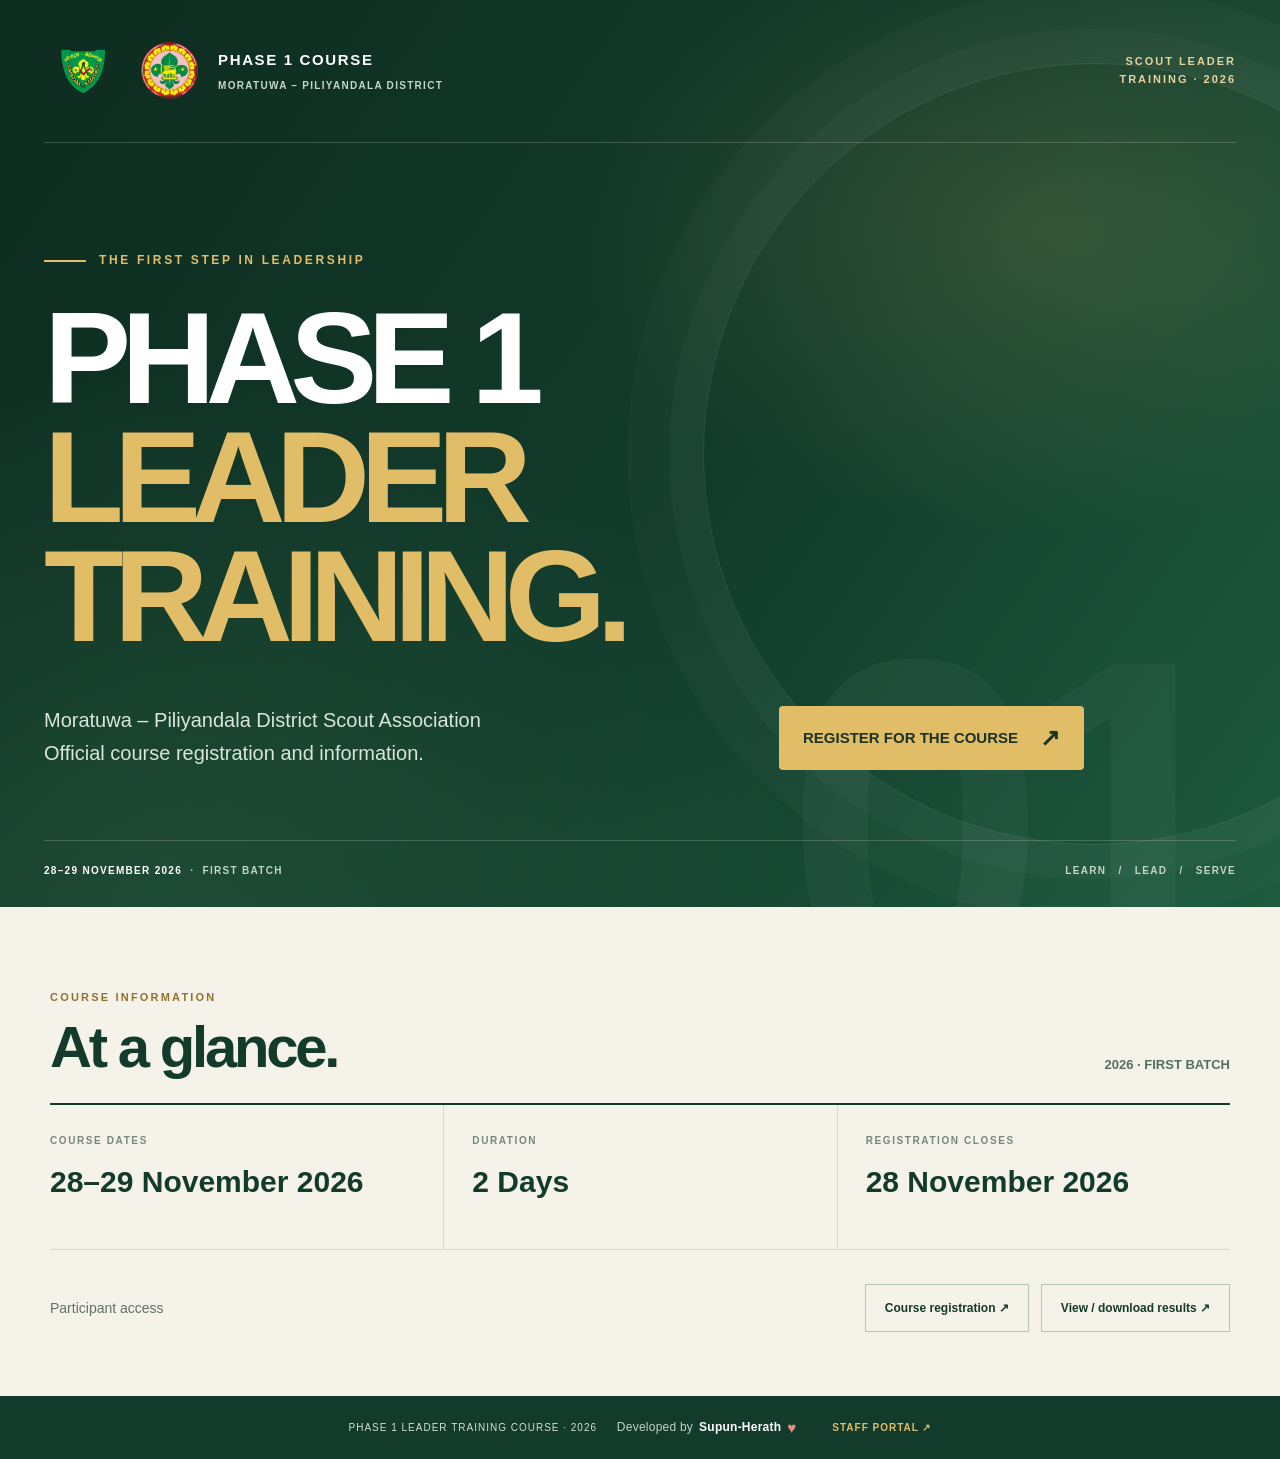
<file: index.html>
<!DOCTYPE html>
<html lang="en">
<head>
    <meta charset="UTF-8">
    <meta name="viewport" content="width=device-width, initial-scale=1.0">
    <meta name="theme-color" content="#123b2b">
    <meta name="description" content="Phase 1 Leader Training Course — Moratuwa–Piliyandala District Scout Association.">
    <title>Phase 1 | Leader Training Course</title>
    <link rel="stylesheet" href="assets/css/style.css">
    <style>
        :root {
            --forest: #123b2b;
            --forest-light: #1d5a3e;
            --gold: #e2bd68;
            --cream: #f5f2e9;
            --ink: #173b2b;
        }
        * { box-sizing: border-box; }
        html { scroll-behavior: smooth; }
        body.home-page {
            margin: 0;
            min-height: 100vh;
            color: var(--ink);
            background: var(--cream);
            font-family: "Segoe UI", Arial, sans-serif;
            -webkit-font-smoothing: antialiased;
        }
        .opening {
            min-height: min(850px, 100svh);
            position: relative;
            overflow: hidden;
            display: flex;
            flex-direction: column;
            color: white;
            background:
                radial-gradient(ellipse at 82% 25%, rgba(226,189,104,.16), transparent 32%),
                radial-gradient(ellipse at 12% 100%, rgba(75,139,96,.24), transparent 42%),
                linear-gradient(125deg, #0d2c20 0%, #123b2b 55%, #1d5a3e 100%);
        }
        .opening::before {
            content: "";
            position: absolute;
            width: min(66vw, 780px);
            aspect-ratio: 1;
            border: 1px solid rgba(255,255,255,.10);
            border-radius: 50%;
            right: -16%;
            top: 7%;
            box-shadow: 0 0 0 34px rgba(255,255,255,.025), 0 0 0 76px rgba(255,255,255,.018);
            pointer-events: none;
        }
        .opening::after {
            content: "01";
            position: absolute;
            right: 5%;
            bottom: -12%;
            color: rgba(255,255,255,.035);
            font-size: clamp(220px, 37vw, 520px);
            line-height: .8;
            font-weight: 900;
            letter-spacing: -.1em;
            pointer-events: none;
        }
        .opening-inner {
            position: relative;
            z-index: 1;
            width: min(1320px, calc(100% - 88px));
            margin: 0 auto;
            flex: 1;
            display: flex;
            flex-direction: column;
        }
        .masthead {
            display: flex;
            align-items: center;
            justify-content: space-between;
            gap: 24px;
            padding: 32px 0;
            border-bottom: 1px solid rgba(255,255,255,.18);
        }
        .identity { display: flex; align-items: center; gap: 17px; }
        .identity img { width: 62px; height: 62px; object-fit: contain; }
        .identity img:first-child { width: 78px; height: 78px; }
        .identity-copy strong {
            display: block;
            color: white;
            font-size: 15px;
            font-weight: 900;
            letter-spacing: .11em;
        }
        .identity-copy span {
            display: block;
            margin-top: 6px;
            color: #c5d7ca;
            font-size: 10px;
            font-weight: 700;
            letter-spacing: .13em;
        }
        .masthead-label {
            color: #e7d39e;
            font-size: 11px;
            font-weight: 800;
            letter-spacing: .18em;
            text-align: right;
        }
        .hero-copy {
            width: min(100%, 1040px);
            padding: clamp(75px, 12vh, 135px) 0 70px;
        }
        .overline {
            display: flex;
            align-items: center;
            gap: 13px;
            margin-bottom: 29px;
            color: var(--gold);
            font-size: 12px;
            font-weight: 900;
            letter-spacing: .22em;
        }
        .overline::before { content: ""; width: 42px; height: 2px; background: var(--gold); }
        h1 {
            margin: 0;
            color: white;
            font-size: clamp(64px, 10.2vw, 142px);
            line-height: .91;
            letter-spacing: -.075em;
            font-weight: 900;
        }
        h1 span { display: block; color: var(--gold); }
        .hero-bottom {
            display: flex;
            align-items: end;
            justify-content: space-between;
            gap: 38px;
            margin-top: 48px;
        }
        .hero-description {
            max-width: 470px;
            margin: 0;
            color: #d8e6dc;
            font-size: clamp(16px, 1.7vw, 20px);
            line-height: 1.65;
        }
        .primary-link {
            min-width: 235px;
            min-height: 64px;
            display: inline-flex;
            align-items: center;
            justify-content: space-between;
            gap: 22px;
            padding: 0 24px;
            border-radius: 4px;
            color: #1b3425;
            background: var(--gold);
            text-decoration: none;
            font-size: 15px;
            font-weight: 900;
            transition: background .2s ease, transform .2s ease;
        }
        .primary-link:hover { background: #f0d58f; transform: translateY(-3px); }
        .primary-link span { font-size: 24px; line-height: 1; }
        .opening-foot {
            position: relative;
            z-index: 1;
            display: flex;
            justify-content: space-between;
            align-items: center;
            gap: 20px;
            padding: 22px 0 28px;
            border-top: 1px solid rgba(255,255,255,.18);
            color: #c3d4c8;
            font-size: 10px;
            font-weight: 800;
            letter-spacing: .13em;
        }
        .opening-foot strong { color: white; }
        .details {
            width: min(1180px, calc(100% - 88px));
            margin: 0 auto;
            padding: 76px 0 64px;
        }
        .details-heading {
            display: flex;
            align-items: end;
            justify-content: space-between;
            gap: 24px;
            padding-bottom: 27px;
            border-bottom: 2px solid var(--forest);
        }
        .details-heading span {
            color: #92702e;
            font-size: 11px;
            font-weight: 900;
            letter-spacing: .2em;
        }
        .details-heading h2 {
            margin: 10px 0 0;
            color: var(--forest);
            font-size: clamp(34px, 5vw, 58px);
            line-height: 1;
            letter-spacing: -.055em;
        }
        .batch { color: #52705e; font-size: 13px; font-weight: 800; white-space: nowrap; }
        .facts {
            display: grid;
            grid-template-columns: repeat(3, 1fr);
            gap: 0;
        }
        .fact {
            min-height: 145px;
            padding: 28px 28px 24px 0;
            border-bottom: 1px solid #d8d9ce;
        }
        .fact + .fact { padding-left: 28px; border-left: 1px solid #d8d9ce; }
        .fact small {
            display: block;
            color: #78877c;
            font-size: 10px;
            font-weight: 900;
            letter-spacing: .16em;
        }
        .fact strong {
            display: block;
            margin-top: 15px;
            color: var(--forest);
            font-size: clamp(20px, 2.5vw, 30px);
            font-weight: 900;
            line-height: 1.2;
        }
        .lower-actions {
            display: flex;
            align-items: center;
            justify-content: space-between;
            gap: 24px;
            padding-top: 34px;
        }
        .lower-actions p { margin: 0; color: #627267; font-size: 14px; line-height: 1.6; }
        .secondary-links { display: flex; flex-wrap: wrap; gap: 12px; }
        .secondary-links a {
            display: inline-flex;
            align-items: center;
            justify-content: center;
            min-height: 48px;
            padding: 0 19px;
            border: 1px solid #b7c4b8;
            color: var(--forest);
            text-decoration: none;
            font-size: 12px;
            font-weight: 900;
            transition: background .2s ease, border-color .2s ease;
        }
        .secondary-links a:hover { background: #e8eee5; border-color: var(--forest); }
        .page-footer {
            padding: 22px 44px;
            color: #d3e0d6;
            background: var(--forest);
            font-size: 10px;
            letter-spacing: .1em;
            text-align: center;
        }
        .page-footer a { margin-left: 16px; color: var(--gold); text-decoration: none; font-weight: 800; }
        .developer-credit { display: inline-flex; align-items: center; gap: 6px; margin: 0 16px; color: #c3d4c8; font-size: 12px; font-weight: 500; letter-spacing: .02em; }
        .developer-credit strong { color: #fff; font-weight: 750; }
        .developer-heart { color: #e58b83; font-size: 15px; line-height: 1; }
        a:focus-visible { outline: 3px solid var(--gold); outline-offset: 4px; }
        @media (max-width: 700px) {
            .opening { min-height: 780px; min-height: 100svh; }
            .opening-inner, .details { width: calc(100% - 40px); }
            .masthead { padding: 22px 0; }
            .identity { gap: 10px; }
            .identity img { width: 43px; height: 43px; }
            .identity img:first-child { width: 54px; height: 54px; }
            .identity-copy strong { font-size: 10px; }
            .identity-copy span { max-width: 185px; font-size: 7px; line-height: 1.5; }
            .masthead-label { max-width: 105px; font-size: 8px; line-height: 1.6; }
            .hero-copy { padding: clamp(86px, 13vh, 125px) 0 60px; }
            .overline { font-size: 9px; letter-spacing: .15em; margin-bottom: 25px; }
            h1 { font-size: clamp(58px, 13.5vw, 90px); }
            .hero-bottom { align-items: stretch; flex-direction: column; gap: 28px; margin-top: 34px; }
            .hero-description { font-size: 16px; }
            .primary-link { width: 100%; min-height: 60px; }
            .opening-foot { align-items: flex-start; flex-direction: column; gap: 9px; font-size: 8px; }
            .details { padding: 54px 0 45px; }
            .details-heading { align-items: flex-start; flex-direction: column; gap: 15px; }
            .details-heading h2 { font-size: 40px; }
            .facts { grid-template-columns: 1fr; }
            .fact, .fact + .fact { min-height: 0; padding: 22px 0; border-left: 0; }
            .fact strong { margin-top: 9px; font-size: 24px; }
            .lower-actions { align-items: stretch; flex-direction: column; gap: 20px; }
            .secondary-links { flex-direction: column; }
            .secondary-links a { width: 100%; }
            .page-footer { padding: 22px 18px; line-height: 2; }
            .page-footer a { display: inline-block; margin-left: 10px; }
        }
        @media (prefers-reduced-motion: reduce) {
            *, *::before, *::after { scroll-behavior: auto !important; transition-duration: .01ms !important; }
        }
    </style>
</head>
<body class="home-page">
    <main>
        <section class="opening" aria-labelledby="page-title">
            <div class="opening-inner">
                <header class="masthead">
                    <div class="identity">
                        <img src="assets/images/mp.png?v=7" alt="Moratuwa–Piliyandala District Scout Association">
                        <img src="assets/images/sl.png?v=7" alt="Sri Lanka Scout Association">
                        <div class="identity-copy">
                            <strong>PHASE 1 COURSE</strong>
                            <span>MORATUWA – PILIYANDALA DISTRICT</span>
                        </div>
                    </div>
                    <div class="masthead-label">SCOUT LEADER<br>TRAINING · 2026</div>
                </header>

                <div class="hero-copy">
                    <div class="overline">THE FIRST STEP IN LEADERSHIP</div>
                    <h1 id="page-title">PHASE 1<span>LEADER<br>TRAINING.</span></h1>
                    <div class="hero-bottom">
                        <p class="hero-description">Moratuwa – Piliyandala District Scout Association<br>Official course registration and information.</p>
                        <a class="primary-link" href="registration.html">REGISTER FOR THE COURSE <span aria-hidden="true">↗</span></a>
                    </div>
                </div>

                <div class="opening-foot">
                    <span><strong>28–29 NOVEMBER 2026</strong> &nbsp;·&nbsp; FIRST BATCH</span>
                    <span>LEARN &nbsp; / &nbsp; LEAD &nbsp; / &nbsp; SERVE</span>
                </div>
            </div>
        </section>

        <section class="details" aria-labelledby="details-title">
            <div class="details-heading">
                <div>
                    <span>COURSE INFORMATION</span>
                    <h2 id="details-title">At a glance.</h2>
                </div>
                <div class="batch">2026 · FIRST BATCH</div>
            </div>
            <div class="facts">
                <div class="fact">
                    <small>COURSE DATES</small>
                    <strong>28–29 November 2026</strong>
                </div>
                <div class="fact">
                    <small>DURATION</small>
                    <strong>2 Days</strong>
                </div>
                <div class="fact">
                    <small>REGISTRATION CLOSES</small>
                    <strong>28 November 2026</strong>
                </div>
            </div>
            <div class="lower-actions">
                <p>Participant access</p>
                <div class="secondary-links">
                    <a href="registration.html">Course registration ↗</a>
                    <a href="download-result.html">View / download results ↗</a>
                </div>
            </div>
        </section>
    </main>
    <footer class="page-footer">
        PHASE 1 LEADER TRAINING COURSE · 2026
        <span class="developer-credit">Developed by <strong>Supun-Herath</strong> <span class="developer-heart" aria-label="with love">♥</span></span>
        <a href="admin.html">STAFF PORTAL ↗</a>
    </footer>
</body>
</html>
</file>
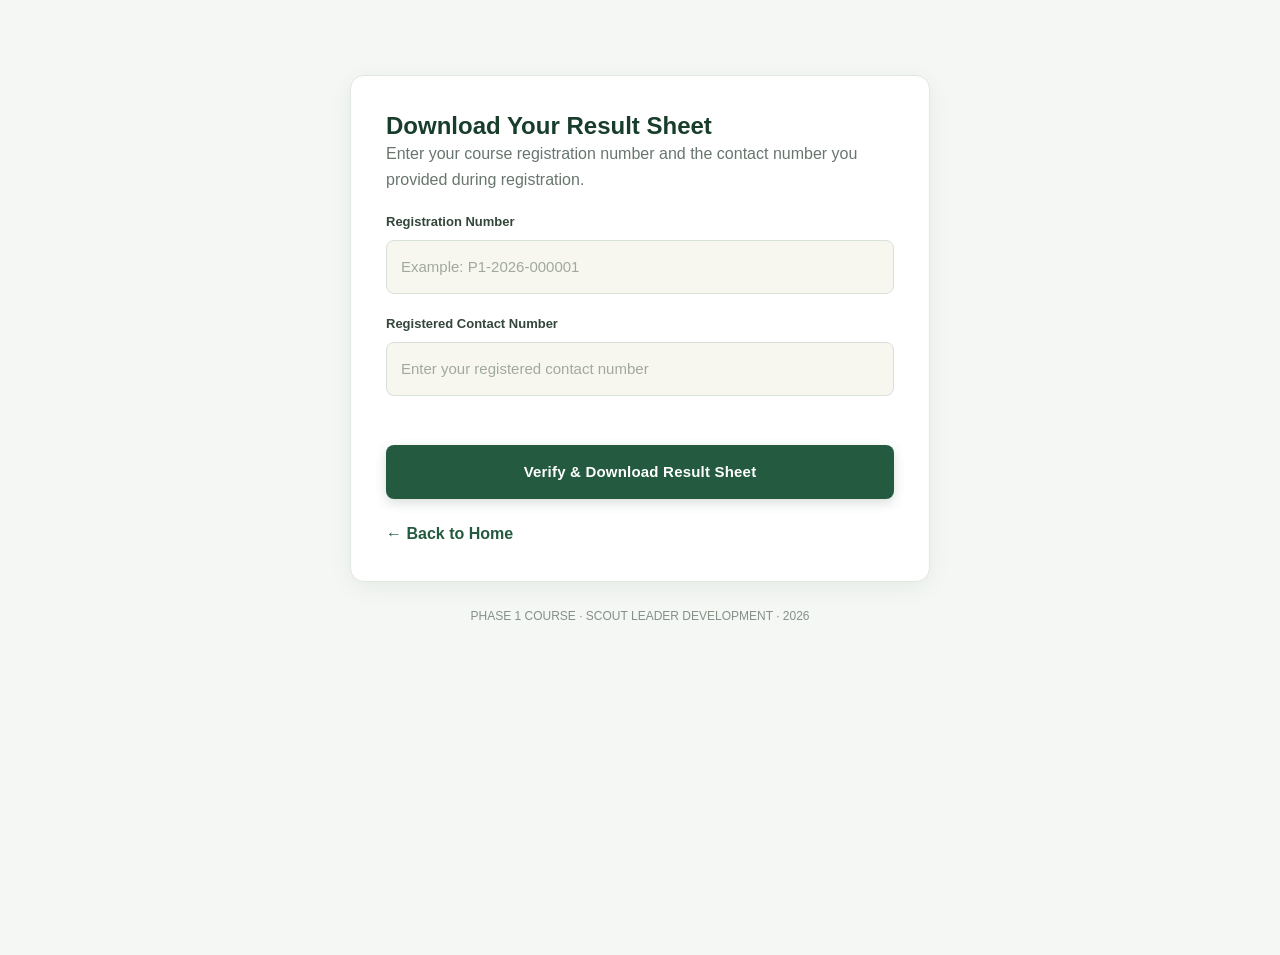
<file: download-result.html>
<!DOCTYPE html>
<html lang="en">
<head>
    <meta charset="UTF-8">
    <meta name="viewport" content="width=device-width, initial-scale=1.0">
    <meta name="theme-color" content="#102c21">
    <title>Download Result Sheet | Phase 1 Course</title>
    <link rel="stylesheet" href="assets/css/style.css">

    <style>
        body {
            margin: 0;
            min-height: 100vh;
            background: #f4f7f4;
        }

        .download-page {
            max-width: 620px;
            margin: 55px auto;
            padding: 20px;
        }

        .download-card {
            background: white;
            padding: 35px;
            border: 1px solid #e0e8e1;
            border-radius: 14px;
            box-shadow: 0 5px 24px rgba(20, 50, 30, 0.06);
        }

        .download-card h1 {
            color: #183d2b;
            margin-top: 0;
        }

        .download-card p {
            color: #68766e;
            line-height: 1.6;
        }

        .download-form label {
            display: block;
            margin: 20px 0 7px;
            font-weight: 600;
            color: #34463a;
        }

        .download-form input {
            width: 100%;
            padding: 14px;
            border: 1px solid #d8e1da;
            border-radius: 8px;
            font-size: 15px;
            box-sizing: border-box;
        }

        .download-form input:focus {
            outline: none;
            border-color: #397b52;
            box-shadow: 0 0 0 3px rgba(57, 123, 82, 0.1);
        }

        .captcha-area {
            margin-top: 24px;
        }

        .download-button {
            width: 100%;
            margin-top: 25px;
            padding: 15px;
            border: none;
            border-radius: 8px;
            background: #245b40;
            color: white;
            font-size: 15px;
            font-weight: 700;
            cursor: pointer;
        }

        .download-button:hover {
            background: #183d2b;
        }

        .download-button:disabled {
            opacity: 0.6;
            cursor: not-allowed;
        }

        #download-message {
            margin-top: 18px;
            padding: 12px;
            border-radius: 8px;
            background: #f1f6f2;
            color: #315b3e;
            font-size: 14px;
            display: none;
        }

        .download-back {
            display: inline-block;
            margin-top: 22px;
            color: #245b40;
            text-decoration: none;
            font-weight: 600;
        }

        .download-footer {
            margin-top: 25px;
            text-align: center;
            color: #849187;
            font-size: 12px;
        }

        @media (max-width: 600px) {
            .download-page {
                margin: 20px auto;
                padding: 12px;
            }

            .download-card {
                padding: 24px 18px;
            }
        }
    </style>
</head>

<body>

    <main class="download-page">
        <section class="download-card">

            <h1>Download Your Result Sheet</h1>

            <p>
                Enter your course registration number and the contact
                number you provided during registration.
            </p>

            <form id="download-form" class="download-form">

                <label for="registration-number">
                    Registration Number
                </label>

                <input
                    type="text"
                    id="registration-number"
                    placeholder="Example: P1-2026-000001"
                    maxlength="50"
                    autocomplete="off"
                    required>

                <label for="contact-number">
                    Registered Contact Number
                </label>

                <input
                    type="tel"
                    id="contact-number"
                    placeholder="Enter your registered contact number"
                    maxlength="30"
                    autocomplete="tel"
                    required>

                <div class="captcha-area">
                    <div
                        class="cf-turnstile"
                        data-sitekey="0x4AAAAAAGT8CiT4EPn508ah">
                    </div>
                </div>

                <button
                    type="submit"
                    id="download-button"
                    class="download-button">
                    Verify & Download Result Sheet
                </button>

                <div
                    id="download-message"
                    role="status"
                    aria-live="polite">
                </div>

            </form>

            <a href="index.html" class="download-back">
                ← Back to Home
            </a>

        </section>

        <div class="download-footer">
            PHASE 1 COURSE · SCOUT LEADER DEVELOPMENT · 2026
        </div>
    </main>

    <script
        src="https://challenges.cloudflare.com/turnstile/v0/api.js"
        async
        defer>
    </script>

    <script src="assets/js/download-result.js?v=1"></script>

</body>
</html>
</file>
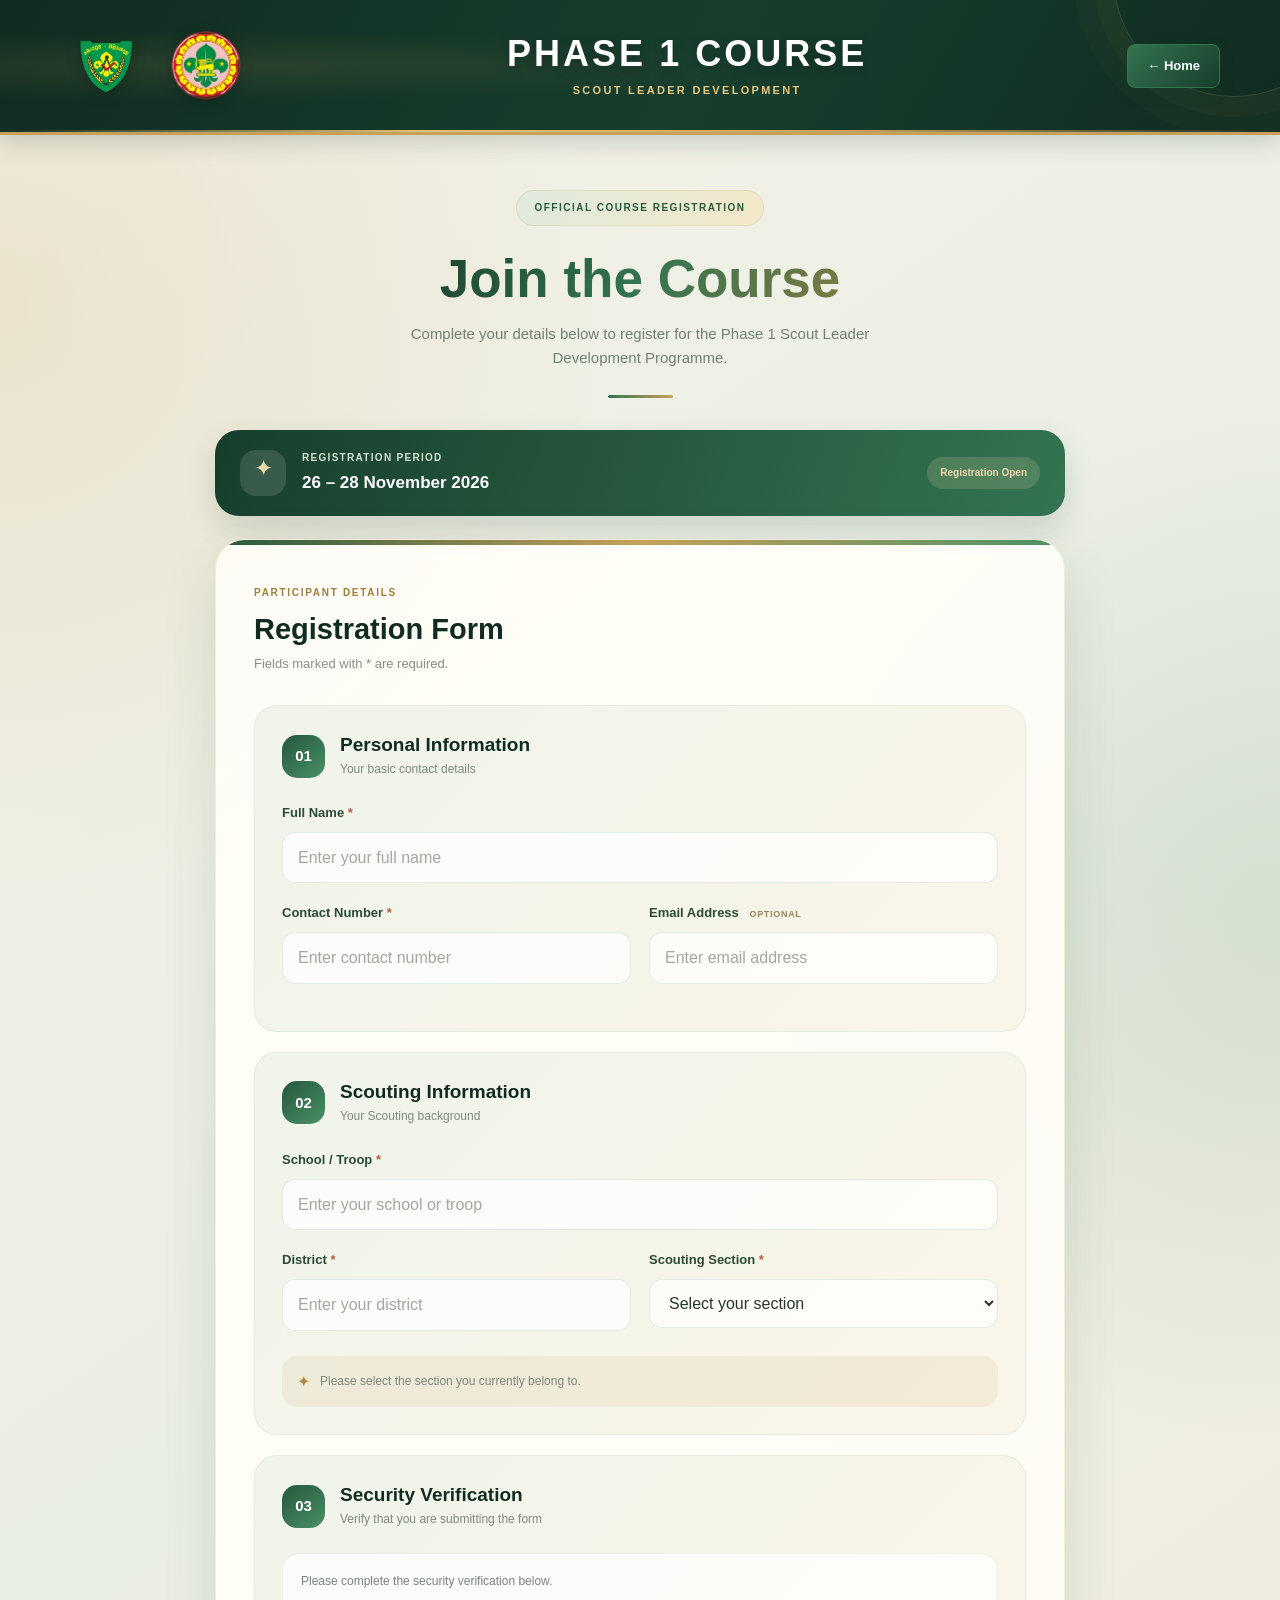
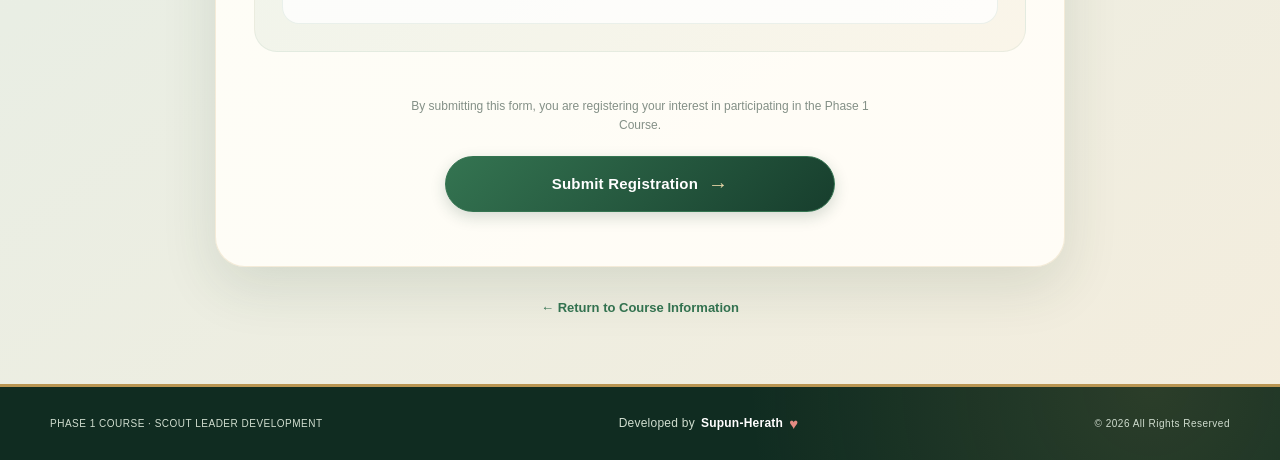
<file: registration.html>
<!DOCTYPE html>
<html lang="en">
<head>
    <meta charset="UTF-8">
    <meta name="viewport" content="width=device-width, initial-scale=1.0">
    <meta name="theme-color" content="#102c21">
    <meta name="description" content="Register for the Phase 1 Course.">
    <title>Registration | Phase 1 Course</title>
    <link rel="stylesheet" href="assets/css/style.css">
    <style>
        /* Give the district logo a little more visual presence to balance its transparent padding. */
        .registration-page .portal-logos img:first-child {
            width: 92px;
            height: 92px;
        }
        .portal-footer-inner .developer-credit {
            display: inline-flex;
            align-items: center;
            gap: 6px;
            color: #d0ddcf;
            font-size: 12px;
            font-weight: 500;
            letter-spacing: .02em;
        }
        .portal-footer-inner .developer-credit strong {
            color: #fff;
            font-weight: 750;
        }
        .portal-footer-inner .developer-heart {
            color: #e58b83;
            font-size: 15px;
            line-height: 1;
        }
        @media (max-width: 650px) {
            .registration-page .portal-logos img:first-child {
                width: 58px;
                height: 58px;
            }
        }
        @media (max-width: 400px) {
            .registration-page .portal-logos img:first-child {
                width: 49px;
                height: 49px;
            }
        }
    </style>
</head>

<body class="portal-page registration-page">

    <!-- HEADER -->
    <header class="portal-header">
        <div class="portal-header-inner">

            <a href="index.html" class="registration-brand">
                <div class="portal-logos">
                    <img src="assets/images/mp.png?v=3" alt="Organization Logo">
                    <img src="assets/images/sl.png?v=3" alt="Scout Logo">
                </div>

                <div class="portal-brand">
                    <strong>PHASE 1 COURSE</strong>
                    <span>SCOUT LEADER DEVELOPMENT</span>
                </div>
            </a>

            <a href="index.html" class="portal-top-button">
                ← Home
            </a>

        </div>
    </header>


    <!-- MAIN CONTENT -->
    <main class="registration-main">

        <!-- PAGE INTRO -->
        <section class="registration-intro">

            <span class="portal-label">
                OFFICIAL COURSE REGISTRATION
            </span>

            <h1>Join the Course</h1>

            <p>
                Complete your details below to register for the
                Phase 1 Scout Leader Development Programme.
            </p>

            <div class="portal-divider"></div>

        </section>


        <!-- REGISTRATION PERIOD -->
        <section class="registration-period">

            <div class="registration-period-icon">✦</div>

            <div>
                <span>REGISTRATION PERIOD</span>
                <strong>26 – 28 November 2026</strong>
            </div>

            <span class="registration-open-tag">
                Registration Open
            </span>

        </section>


        <!-- FORM -->
        <section class="registration-form-card">

            <div class="registration-form-heading">
                <span>PARTICIPANT DETAILS</span>
                <h2>Registration Form</h2>
                <p>Fields marked with * are required.</p>
            </div>


            <form id="registration-form">

                <!-- PERSONAL INFORMATION -->
                <div class="form-section registration-section">

                    <div class="registration-section-heading">
                        <span class="section-number">01</span>

                        <div>
                            <h3>Personal Information</h3>
                            <p>Your basic contact details</p>
                        </div>
                    </div>


                    <div class="form-group">
                        <label for="full_name">
                            Full Name <span class="required-star">*</span>
                        </label>

                        <input
                            type="text"
                            id="full_name"
                            name="full_name"
                            maxlength="150"
                            autocomplete="name"
                            placeholder="Enter your full name"
                            required>
                    </div>


                    <div class="registration-two-column">

                        <div class="form-group">
                            <label for="contact_number">
                                Contact Number <span class="required-star">*</span>
                            </label>

                            <input
                                type="tel"
                                id="contact_number"
                                name="contact_number"
                                maxlength="30"
                                autocomplete="tel"
                                placeholder="Enter contact number"
                                required>
                        </div>


                        <div class="form-group">
                            <label for="email">
                                Email Address
                                <span class="optional-label">OPTIONAL</span>
                            </label>

                            <input
                                type="email"
                                id="email"
                                name="email"
                                maxlength="254"
                                autocomplete="email"
                                placeholder="Enter email address">
                        </div>

                    </div>

                </div>


                <!-- SCOUTING INFORMATION -->
                <div class="form-section registration-section">

                    <div class="registration-section-heading">
                        <span class="section-number">02</span>

                        <div>
                            <h3>Scouting Information</h3>
                            <p>Your Scouting background</p>
                        </div>
                    </div>


                    <div class="form-group">
                        <label for="school_troop">
                            School / Troop <span class="required-star">*</span>
                        </label>

                        <input
                            type="text"
                            id="school_troop"
                            name="school_troop"
                            maxlength="150"
                            placeholder="Enter your school or troop"
                            required>
                    </div>


                    <div class="registration-two-column">

                        <div class="form-group">
                            <label for="district">
                                District <span class="required-star">*</span>
                            </label>

                            <input
                                type="text"
                                id="district"
                                name="district"
                                maxlength="100"
                                placeholder="Enter your district"
                                required>
                        </div>


                        <div class="form-group">
                            <label for="section">
                                Scouting Section <span class="required-star">*</span>
                            </label>

                            <select id="section" name="section" required>
                                <option value="">Select your section</option>
                                <option value="Singithi">Singithi</option>
                                <option value="Cub">Cub</option>
                                <option value="Scout">Scout</option>
                                <option value="Rover">Rover</option>
                            </select>
                        </div>

                    </div>


                    <div class="registration-section-info">
                        <span>✦</span>
                        <p>
                            Please select the section you currently belong to.
                        </p>
                    </div>

                </div>


                <!-- SECURITY VERIFICATION -->
                <div class="form-section registration-section">

                    <div class="registration-section-heading">
                        <span class="section-number">03</span>

                        <div>
                            <h3>Security Verification</h3>
                            <p>Verify that you are submitting the form</p>
                        </div>
                    </div>

                    <div class="registration-captcha">
                        <p>Please complete the security verification below.</p>

                        <div
                            class="cf-turnstile"
                            data-sitekey="0x4AAAAAAGT8CiT4EPn508ah">
                        </div>
                    </div>

                </div>


                <!-- SUBMIT -->
                <div class="registration-submit-area">

                    <p>
                        By submitting this form, you are registering
                        your interest in participating in the Phase 1 Course.
                    </p>

                    <button
                        type="button"
                        id="submit-registration"
                        class="registration-submit-button">

                        Submit Registration
                        <span>→</span>

                    </button>

                    <p
                        id="registration-message"
                        role="status"
                        aria-live="polite">
                    </p>

                </div>

            </form>

        </section>


        <div class="registration-back">
            <a href="index.html">← Return to Course Information</a>
        </div>

    </main>


    <!-- FOOTER -->
    <footer class="portal-footer">
        <div class="portal-footer-inner">
            <span>PHASE 1 COURSE · SCOUT LEADER DEVELOPMENT</span>
            <span class="developer-credit">Developed by <strong>Supun-Herath</strong> <span class="developer-heart" aria-label="with love">♥</span></span>
            <span>© 2026 All Rights Reserved</span>
        </div>
    </footer>


    <!-- REQUIRED SCRIPTS -->
    <script
        src="https://challenges.cloudflare.com/turnstile/v0/api.js"
        async
        defer>
    </script>

    <script src="assets/js/script.js"></script>

</body>
</html>
</file>
<file: assets/css/style.css>
/* =========================================
   PHASE 1 COURSE — COMPLETE STYLESHEET
   Scout-inspired forest green and gold theme
========================================= */

:root {
    --green-950: #102c21;
    --green-900: #173e2d;
    --green-800: #24583e;
    --green-700: #347451;
    --green-600: #4b9067;

    --gold: #c5a15b;
    --gold-light: #ead8a9;

    --cream: #f3f1e7;
    --white: #fffdf7;
    --ink: #24372c;
    --muted: #7b887b;

    --border: rgba(43, 82, 55, 0.12);
    --shadow-soft: 0 12px 35px rgba(29, 65, 43, 0.08);
    --shadow-card: 0 20px 55px rgba(29, 65, 43, 0.12);
}

/* =========================================
   GLOBAL
========================================= */

* {
    margin: 0;
    padding: 0;
    box-sizing: border-box;
}

html {
    scroll-behavior: smooth;
}

body {
    min-height: 100vh;
    font-family: "Segoe UI", Arial, sans-serif;
    color: var(--ink);
    background:
        radial-gradient(ellipse at 5% 5%, rgba(197,161,91,.15), transparent 30%),
        radial-gradient(ellipse at 95% 25%, rgba(77,139,93,.12), transparent 32%),
        var(--cream);
    line-height: 1.6;
}

h1, h2, h3, h4 {
    color: var(--green-950);
    line-height: 1.25;
}

p {
    color: var(--muted);
}

a {
    color: var(--green-700);
    text-decoration: none;
    transition: .2s ease;
}

a:hover {
    color: var(--gold);
}

button,
input,
select,
textarea {
    font: inherit;
}

button {
    cursor: pointer;
}

/* =========================================
   GENERAL APPLICATION / ADMIN PAGES
========================================= */

.application-container {
    width: min(100% - 32px, 1050px);
    min-height: 100vh;
    margin: 0 auto;
    padding: 65px 0;
    display: flex;
    align-items: flex-start;
    justify-content: center;
}

.application-card {
    width: 100%;
    max-width: 850px;
    padding: 42px;
    background: rgba(255,253,247,.96);
    border: 1px solid rgba(197,161,91,.22);
    border-radius: 28px;
    box-shadow: var(--shadow-card);
    position: relative;
    overflow: hidden;
}

.application-card::before {
    content: "";
    position: absolute;
    top: 0;
    left: 0;
    width: 100%;
    height: 5px;
    background: linear-gradient(
        90deg,
        var(--green-800),
        var(--gold),
        var(--green-600)
    );
}

.application-card h1 {
    font-size: clamp(27px, 4vw, 36px);
    margin-bottom: 8px;
}

.application-card > p {
    margin-bottom: 22px;
}

.application-card h2 {
    font-size: 21px;
    margin: 25px 0 12px;
}

.application-card hr {
    border: 0;
    border-top: 1px solid var(--border);
    margin: 25px 0;
}

/* =========================================
   FORMS
========================================= */

.form-group {
    display: flex;
    flex-direction: column;
    gap: 8px;
    margin-bottom: 20px;
}

label {
    font-size: 13px;
    font-weight: 700;
    color: var(--green-900);
}

input,
select,
textarea {
    width: 100%;
    min-height: 48px;
    padding: 12px 15px;
    color: var(--ink);
    background: #f7f7f0;
    border: 1px solid rgba(52,116,81,.18);
    border-radius: 13px;
    outline: none;
    transition: .2s ease;
}

textarea {
    min-height: 110px;
    resize: vertical;
}

input::placeholder,
textarea::placeholder {
    color: #a0a99f;
}

input:focus,
select:focus,
textarea:focus {
    background: var(--white);
    border-color: var(--green-600);
    box-shadow: 0 0 0 4px rgba(75,144,103,.12);
}

/* =========================================
   ALL BUTTONS — HIGHLIGHTED THEME
========================================= */

button {
    min-height: 46px;
    padding: 11px 23px;
    border: 1px solid var(--green-700);
    border-radius: 10px;
    background: linear-gradient(135deg, #347451, #173e2d);
    color: #ffffff;
    font-weight: 800;
    letter-spacing: .2px;
    box-shadow: 0 4px 12px rgba(23,62,45,.17);
    transition: background .2s ease, transform .2s ease,
                box-shadow .2s ease, border-color .2s ease;
}

button:hover:not(:disabled) {
    background: linear-gradient(135deg, #c5a15b, #a9823d);
    border-color: #a9823d;
    color: #102c21;
    transform: translateY(-2px);
    box-shadow: 0 7px 17px rgba(154,119,52,.23);
}

button:active:not(:disabled) {
    transform: translateY(0);
}

button:focus-visible,
a:focus-visible {
    outline: 3px solid var(--gold);
    outline-offset: 3px;
}

button:disabled {
    background: #aab4aa;
    border-color: #aab4aa;
    color: #ffffff;
    opacity: .7;
    cursor: not-allowed;
    box-shadow: none;
    transform: none;
}

.application-card form button {
    width: 100%;
}

.application-card > button {
    margin: 8px 8px 8px 0;
}

/* Button-style links */

.portal-top-button,
.portal-register-button,
.registration-submit-button,
a[class*="button"] {
    display: inline-flex;
    align-items: center;
    justify-content: center;
    gap: 10px;
    background: linear-gradient(135deg, #347451, #173e2d);
    border: 1px solid #347451;
    color: #ffffff;
    font-weight: 800;
    text-decoration: none;
    box-shadow: 0 5px 15px rgba(23,62,45,.18);
    transition: .2s ease;
}

.portal-top-button:hover,
.portal-register-button:hover,
.registration-submit-button:hover,
a[class*="button"]:hover {
    background: linear-gradient(135deg, #c5a15b, #a9823d);
    border-color: #a9823d;
    color: #102c21;
    transform: translateY(-2px);
    box-shadow: 0 8px 18px rgba(154,119,52,.22);
}

/* =========================================
   STATUS MESSAGES
========================================= */

#admin-message,
#dashboard-message,
#management-message,
#participant-message,
#results-message,
#reset-message,
#registration-message {
    margin-top: 15px;
    font-size: 13px;
    font-weight: 600;
    overflow-wrap: anywhere;
}

[role="status"]:empty {
    display: none;
}

/* =========================================
   LINKS AND LISTS
========================================= */

.application-card a {
    font-weight: 700;
}

.application-card > p:last-child {
    margin-top: 24px;
}

#management-list,
#participant-list,
#results-list {
    margin-top: 20px;
    width: 100%;
    overflow-x: auto;
}

#management-list > *,
#participant-list > *,
#results-list > * {
    margin-bottom: 14px;
}

/* =========================================
   TABLES
========================================= */

table {
    width: 100%;
    border-collapse: collapse;
    background: var(--white);
    border-radius: 14px;
    overflow: hidden;
}

th,
td {
    padding: 13px 15px;
    border-bottom: 1px solid var(--border);
    text-align: left;
    font-size: 13px;
}

th {
    background: #e7eee2;
    color: var(--green-900);
    font-weight: 800;
}

tbody tr:hover {
    background: #f1f4e9;
}

/* =========================================
   PORTAL HOMEPAGE
========================================= */

.portal-page {
    min-height: 100vh;
    background:
        radial-gradient(circle at 0% 15%, rgba(197,161,91,.18), transparent 28%),
        radial-gradient(circle at 100% 45%, rgba(67,123,79,.13), transparent 30%),
        linear-gradient(145deg, #f5f2e7, #e9eee4 55%, #f4eddd);
}

.portal-header {
    width: 100%;
    background: rgba(247,247,237,.88);
    backdrop-filter: blur(18px);
    border-bottom: 1px solid rgba(39,83,54,.12);
    position: relative;
    z-index: 5;
}

.portal-header-inner {
    width: min(100% - 48px, 1180px);
    min-height: 92px;
    margin: auto;
    display: flex;
    align-items: center;
    gap: 20px;
}

.portal-logos {
    display: flex;
    align-items: center;
    gap: 10px;
    flex-shrink: 0;
}

.portal-logos img {
    width: 55px;
    height: 55px;
    object-fit: contain;
    display: block;
}

.portal-brand {
    display: flex;
    flex-direction: column;
    gap: 3px;
}

.portal-brand strong {
    color: var(--green-950);
    font-size: 16px;
    letter-spacing: 1.2px;
    font-weight: 900;
}

.portal-brand span {
    color: #879187;
    font-size: 9px;
    letter-spacing: 1.5px;
    font-weight: 800;
}

.portal-top-button {
    margin-left: auto;
    padding: 12px 24px;
    border-radius: 50px;
    font-size: 13px;
}

.portal-main {
    width: min(100% - 40px, 1050px);
    margin: auto;
    padding: 65px 0 75px;
    position: relative;
    z-index: 1;
}

/* Homepage introduction */

.portal-intro {
    max-width: 750px;
    margin: 0 auto 48px;
    text-align: center;
}

.portal-label {
    display: inline-block;
    padding: 9px 17px;
    border-radius: 50px;
    background: linear-gradient(120deg, #dfeade, #f4e8c9);
    color: #285b3e;
    border: 1px solid rgba(197,161,91,.22);
    font-size: 10px;
    font-weight: 900;
    letter-spacing: 1.5px;
}

.portal-intro h1 {
    margin: 20px 0 8px;
    font-size: clamp(40px, 7vw, 65px);
    font-weight: 900;
    letter-spacing: -2px;
    background: linear-gradient(120deg, #102c21, #347451 55%, #a47c37);
    -webkit-background-clip: text;
    background-clip: text;
    color: transparent;
}

.portal-intro > p {
    font-size: 17px;
}

.portal-divider {
    width: 65px;
    height: 3px;
    margin: 25px auto;
    border-radius: 5px;
    background: linear-gradient(90deg, var(--green-700), var(--gold));
}

.portal-intro .portal-description {
    max-width: 550px;
    margin: auto;
    font-size: 14px;
    line-height: 1.8;
}

/* Course information */

.portal-details {
    padding: 35px;
    background: rgba(255,253,247,.9);
    border: 1px solid rgba(197,161,91,.2);
    border-radius: 30px;
    box-shadow: var(--shadow-card);
    position: relative;
    overflow: hidden;
}

.portal-details::before {
    content: "";
    position: absolute;
    top: 0;
    left: 0;
    width: 100%;
    height: 5px;
    background: linear-gradient(90deg, var(--green-800), var(--gold), var(--green-600));
}

.portal-section-heading {
    display: flex;
    justify-content: space-between;
    align-items: center;
    gap: 15px;
    margin-bottom: 25px;
}

.portal-section-heading span:first-child,
.portal-sections > small {
    color: #8a7954;
    font-size: 10px;
    font-weight: 900;
    letter-spacing: 1.5px;
}

.portal-batch {
    padding: 7px 13px;
    border-radius: 50px;
    background: #e8efe4;
    color: var(--green-800);
    font-size: 10px;
    font-weight: 900;
}

.portal-detail-grid {
    display: grid;
    grid-template-columns: repeat(2, 1fr);
    gap: 15px;
}

.portal-detail {
    min-height: 105px;
    padding: 20px;
    display: flex;
    align-items: center;
    gap: 16px;
    background: linear-gradient(135deg, #f0f3e9, #faf5e9);
    border: 1px solid rgba(52,116,81,.08);
    border-radius: 20px;
}

.portal-detail:nth-child(2) {
    background: linear-gradient(135deg, #f8f0dc, #fffaf0);
}

.portal-detail:nth-child(3) {
    background: linear-gradient(135deg, #e8f0e6, #f7f8ef);
}

.portal-detail:nth-child(4) {
    background: linear-gradient(135deg, #f0e9d9, #faf5e9);
}

.portal-detail-icon {
    width: 45px;
    height: 45px;
    display: grid;
    place-items: center;
    flex-shrink: 0;
    border-radius: 15px;
    background: linear-gradient(145deg, #dceadd, #f0e6c9);
    color: var(--green-800);
    font-size: 21px;
}

.portal-detail:nth-child(2) .portal-detail-icon,
.portal-detail:nth-child(4) .portal-detail-icon {
    background: linear-gradient(145deg, #f3e5c3, #ead5a5);
    color: #85652e;
}

.portal-detail div {
    display: flex;
    flex-direction: column;
    gap: 5px;
}

.portal-detail small {
    color: #899287;
    font-size: 9px;
    font-weight: 900;
    letter-spacing: 1px;
}

.portal-detail strong {
    color: var(--green-950);
    font-size: 15px;
}

.portal-sections {
    margin-top: 30px;
}

.portal-section-tags {
    display: flex;
    flex-wrap: wrap;
    gap: 10px;
    margin-top: 14px;
}

.portal-section-tags span {
    padding: 9px 17px;
    border-radius: 50px;
    background: linear-gradient(135deg, #e0ebdf, #f2ecd9);
    color: #285b3e;
    border: 1px solid rgba(52,116,81,.08);
    font-size: 12px;
    font-weight: 800;
}

/* Homepage registration call-to-action */

.portal-register {
    margin-top: 30px;
    padding: 32px 38px;
    display: flex;
    justify-content: space-between;
    align-items: center;
    gap: 25px;
    background:
        radial-gradient(circle at 90% 10%, rgba(218,184,111,.25), transparent 35%),
        radial-gradient(circle at 5% 100%, rgba(84,143,99,.28), transparent 40%),
        linear-gradient(120deg, #102c21, #24583e 65%, #306647);
    border: 1px solid rgba(234,216,169,.18);
    border-radius: 28px;
    box-shadow: 0 20px 50px rgba(16,44,33,.18);
}

.portal-register > div > span {
    color: var(--gold-light);
    font-size: 9px;
    font-weight: 900;
    letter-spacing: 1.6px;
}

.portal-register h2 {
    margin: 7px 0;
    color: white;
    font-size: 25px;
}

.portal-register p {
    color: #d2dfd2;
    font-size: 13px;
}

.portal-register-button {
    padding: 15px 24px;
    border-radius: 50px;
    font-size: 12px;
    white-space: nowrap;
}

/* Footer */

.portal-footer {
    padding: 27px 20px;
    background:
        radial-gradient(circle at 90% 0%, rgba(197,161,91,.15), transparent 35%),
        #102c21;
    border-top: 3px solid #b99552;
}

.portal-footer-inner {
    width: min(100%, 1180px);
    margin: auto;
    display: flex;
    justify-content: space-between;
    align-items: center;
    flex-wrap: wrap;
    gap: 15px;
}

.portal-footer-inner span {
    color: #d0ddcf;
    font-size: 10px;
    letter-spacing: .5px;
}

.portal-footer-inner strong {
    color: var(--gold-light);
}

/* =========================================
   REGISTRATION PAGE
========================================= */

.registration-brand {
    display: flex;
    align-items: center;
    gap: 18px;
    text-decoration: none;
}

.registration-main {
    width: min(100% - 32px, 850px);
    margin: auto;
    padding: 55px 0 65px;
}

.registration-intro {
    text-align: center;
    max-width: 650px;
    margin: 0 auto 32px;
}

.registration-intro h1 {
    font-size: clamp(38px, 6vw, 53px);
    margin: 20px 0 10px;
    background: linear-gradient(120deg, #102c21, #347451, #a47c37);
    -webkit-background-clip: text;
    background-clip: text;
    color: transparent;
}

.registration-intro > p {
    color: #718075;
    font-size: 15px;
    max-width: 520px;
    margin: auto;
}

/* Registration period */

.registration-period {
    display: flex;
    align-items: center;
    gap: 16px;
    padding: 20px 25px;
    margin-bottom: 23px;
    border-radius: 24px;
    background: linear-gradient(110deg, #173e2d, #347451);
    color: white;
    box-shadow: 0 13px 30px rgba(23,62,45,.15);
}

.registration-period-icon {
    width: 46px;
    height: 46px;
    display: grid;
    place-items: center;
    flex-shrink: 0;
    border-radius: 16px;
    background: rgba(255,255,255,.13);
    color: #ead8a9;
    font-size: 23px;
}

.registration-period div {
    display: flex;
    flex-direction: column;
    gap: 3px;
}

.registration-period div span {
    color: #d5e3d5;
    font-size: 10px;
    font-weight: 800;
    letter-spacing: 1.3px;
}

.registration-period div strong {
    font-size: 17px;
    color: white;
}

.registration-open-tag {
    margin-left: auto;
    padding: 8px 13px;
    border-radius: 50px;
    background: rgba(234,216,169,.17);
    color: #f0dcae;
    font-size: 10px;
    font-weight: 800;
    white-space: nowrap;
}

/* Registration form card */

.registration-form-card {
    padding: 38px;
    border-radius: 30px;
    background: rgba(255,253,247,.95);
    border: 1px solid rgba(197,161,91,.19);
    box-shadow: var(--shadow-card);
    position: relative;
    overflow: hidden;
}

.registration-form-card::before {
    content: "";
    position: absolute;
    inset: 0 0 auto;
    height: 5px;
    background: linear-gradient(90deg, #24583e, #c5a15b, #4b9067);
}

.registration-form-heading {
    margin-bottom: 30px;
}

.registration-form-heading > span {
    font-size: 10px;
    letter-spacing: 1.7px;
    font-weight: 800;
    color: #a17d3f;
}

.registration-form-heading h2 {
    font-size: 29px;
    margin: 7px 0;
}

.registration-form-heading p {
    color: #879187;
    font-size: 13px;
}

/* Registration sections */

.registration-section {
    padding: 27px;
    margin-bottom: 20px;
    border-radius: 23px;
    background: linear-gradient(135deg, #f0f4eb, #faf5e9);
    border: 1px solid rgba(52,116,81,.07);
}

.registration-section-heading {
    display: flex;
    align-items: center;
    gap: 15px;
    margin-bottom: 24px;
}

.section-number {
    width: 43px;
    height: 43px;
    display: grid;
    place-items: center;
    border-radius: 15px;
    flex-shrink: 0;
    background: linear-gradient(140deg, #24583e, #4b9067);
    color: white;
    font-size: 15px;
    font-weight: 700;
}

.registration-section-heading h3 {
    font-size: 19px;
    margin-bottom: 3px;
}

.registration-section-heading p {
    font-size: 12px;
    color: #7c897d;
}

/* Registration fields */

.registration-section .form-group {
    margin-bottom: 20px;
}

.registration-section .form-group:last-child {
    margin-bottom: 0;
}

.registration-section label {
    font-size: 13px;
    color: #294b35;
}

.required-star {
    color: #b45a42;
}

.optional-label {
    margin-left: 7px;
    font-size: 9px;
    letter-spacing: .7px;
    color: #9a8356;
    font-weight: 800;
}

.registration-section input,
.registration-section select {
    background: rgba(255,255,255,.75);
    border: 1px solid rgba(52,116,81,.13);
    border-radius: 13px;
    min-height: 49px;
}

.registration-section input:focus,
.registration-section select:focus {
    background: white;
    border-color: #4b9067;
}

.registration-two-column {
    display: grid;
    grid-template-columns: 1fr 1fr;
    gap: 18px;
}

/* Scouting information note */

.registration-section-info {
    display: flex;
    align-items: center;
    gap: 10px;
    padding: 13px 15px;
    margin-top: 5px;
    border-radius: 15px;
    background: rgba(197,161,91,.13);
    color: #776239;
}

.registration-section-info span {
    color: #b18b47;
}

.registration-section-info p {
    font-size: 12px;
}

/* Captcha */

.registration-captcha {
    padding: 18px;
    border-radius: 17px;
    background: rgba(255,255,255,.75);
    border: 1px solid rgba(52,116,81,.09);
    overflow: hidden;
}

.registration-captcha > p {
    font-size: 12px;
    color: #77847b;
    margin-bottom: 14px;
}

.registration-captcha .cf-turnstile {
    max-width: 100%;
}

/* Submit */

.registration-submit-area {
    padding: 25px 5px 0;
    text-align: center;
}

.registration-submit-area > p:first-child {
    max-width: 490px;
    margin: 0 auto 20px;
    font-size: 12px;
    color: #849087;
}

.registration-submit-button {
    width: min(100%, 390px);
    min-height: 56px;
    border-radius: 50px;
    font-size: 15px;
}

.registration-submit-button span {
    color: var(--gold-light);
    font-size: 20px;
}

#registration-message {
    margin-top: 16px;
    font-size: 13px;
}

/* Back link */

.registration-back {
    text-align: center;
    margin-top: 27px;
}

.registration-back a {
    color: #347451;
    font-size: 13px;
    font-weight: 700;
}

.registration-back a:hover {
    color: #a47c37;
}

/* =========================================
   RESPONSIVE DESIGN
========================================= */

@media (max-width: 700px) {

    .application-container {
        padding: 25px 0;
    }

    .application-card {
        padding: 28px 20px;
        border-radius: 22px;
    }

    .portal-header-inner {
        width: min(100% - 25px, 1180px);
        min-height: 75px;
        gap: 10px;
    }

    .portal-logos {
        gap: 5px;
    }

    .portal-logos img {
        width: 39px;
        height: 39px;
    }

    .portal-brand strong {
        font-size: 12px;
        letter-spacing: .5px;
    }

    .portal-brand span {
        font-size: 7px;
        letter-spacing: .7px;
    }

    .portal-top-button {
        padding: 10px 15px;
        font-size: 11px;
    }

    .portal-main {
        width: min(100% - 24px, 1050px);
        padding: 42px 0;
    }

    .portal-intro {
        margin-bottom: 32px;
    }

    .portal-intro h1 {
        font-size: 43px;
    }

    .portal-details {
        padding: 23px 17px;
        border-radius: 23px;
    }

    .portal-detail-grid {
        grid-template-columns: 1fr;
    }

    .portal-detail {
        min-height: 85px;
        padding: 16px;
    }

    .portal-detail strong {
        font-size: 13px;
    }

    .portal-register {
        padding: 25px 21px;
        flex-direction: column;
        align-items: flex-start;
        border-radius: 23px;
    }

    .portal-register-button {
        width: 100%;
        text-align: center;
    }

    .portal-footer-inner {
        flex-direction: column;
        text-align: center;
        gap: 9px;
    }

    .registration-main {
        width: min(100% - 24px, 850px);
        padding: 38px 0 45px;
    }

    .registration-brand {
        gap: 9px;
    }

    .registration-period {
        padding: 16px;
        gap: 11px;
        flex-wrap: wrap;
        border-radius: 20px;
    }

    .registration-period div strong {
        font-size: 14px;
    }

    .registration-open-tag {
        margin-left: 57px;
        margin-top: -7px;
    }

    .registration-form-card {
        padding: 25px 16px;
        border-radius: 24px;
    }

    .registration-form-heading h2 {
        font-size: 25px;
    }

    .registration-section {
        padding: 20px 15px;
        border-radius: 19px;
    }

    .registration-two-column {
        grid-template-columns: 1fr;
        gap: 0;
    }

    .registration-section-heading h3 {
        font-size: 17px;
    }

    .registration-captcha {
        padding: 12px;
    }
}

@media (max-width: 380px) {

    .portal-brand span {
        font-size: 6px;
    }

    .portal-top-button {
        padding: 9px 11px;
    }

    .registration-period {
        align-items: flex-start;
    }

    .registration-open-tag {
        margin-left: 0;
        margin-top: 0;
    }

    .registration-intro h1 {
        font-size: 36px;
    }
}


/* =========================================
   HOMEPAGE REGISTER BUTTON — GOLD
========================================= */

.portal-register .portal-register-button {
    background: linear-gradient(135deg, #e5c780, #c5a15b) !important;
    border: 1px solid #c5a15b !important;
    color: #102c21 !important;
    font-weight: 900;
    box-shadow: 0 8px 22px rgba(0,0,0,.15);
}

.portal-register .portal-register-button:hover {
    background: linear-gradient(135deg, #f1d99e, #d4b46d) !important;
    color: #102c21 !important;
    transform: translateY(-2px);
}

/* =========================================
   REGISTRATION SUCCESS ACKNOWLEDGEMENT
========================================= */

#registration-message.success-message {
    display: block;
    padding: 18px 20px;
    margin-top: 22px;
    border: 1px solid #9ac9a4;
    border-left: 5px solid #347451;
    border-radius: 14px;
    background: #e9f5e9;
    color: #205b35;
    font-size: 14px;
    font-weight: 700;
    line-height: 1.8;
    overflow-wrap: anywhere;
}

#registration-message.success-message::before {
    content: "✓ Registration Confirmed";
    display: block;
    margin-bottom: 6px;
    color: #24583e;
    font-size: 16px;
    font-weight: 900;
}

#registration-message.error-message {
    display: block;
    padding: 15px 18px;
    margin-top: 18px;
    border: 1px solid #e5b5ad;
    border-left: 5px solid #b44c3e;
    border-radius: 12px;
    background: #fff0ed;
    color: #943c32;
    font-weight: 700;
    overflow-wrap: anywhere;
}

/* =========================================
   REGISTRATION COMPLETION NOTICE
========================================= */

#registration-message.success-message {
    display: flex;
    flex-direction: column;
    align-items: center;
    gap: 10px;
    padding: 25px 18px;
    margin-top: 24px;
    text-align: center;
    background: #e9f5e9;
    border: 1px solid #9ac9a4;
    border-top: 5px solid #347451;
    border-radius: 16px;
    color: #205b35;
    overflow-wrap: anywhere;
}

#registration-message .success-heading {
    color: #24583e;
    font-size: 19px;
    font-weight: 900;
}

#registration-message.success-message p {
    color: #426b4b;
    font-size: 13px;
}

#registration-message .registration-number-label {
    margin-top: 8px;
    color: #637b65;
    font-size: 10px;
    font-weight: 900;
    letter-spacing: 1.5px;
}

#registration-message .registration-number-highlight {
    display: inline-block;
    padding: 12px 24px;
    border: 1px dashed #347451;
    border-radius: 10px;
    background: #ffffff;
    color: #173e2d;
    font-size: 25px;
    font-weight: 900;
    letter-spacing: 1px;
}

#registration-message .registration-reminder {
    margin-top: 3px;
    font-size: 12px;
}

#registration-message.error-message {
    display: block;
    padding: 15px 18px;
    margin-top: 18px;
    border: 1px solid #e5b5ad;
    border-left: 5px solid #b44c3e;
    border-radius: 12px;
    background: #fff0ed;
    color: #943c32;
    font-weight: 700;
    overflow-wrap: anywhere;
}

/* ==================================================
   PHASE 1 COURSE — PREMIUM SCOUT HEADER
   Shared homepage and registration page design
================================================== */

.portal-header {
    position: relative;
    isolation: isolate;
    overflow: hidden;
    background:
        radial-gradient(ellipse at 15% 50%, rgba(197,161,91,.13), transparent 38%),
        linear-gradient(120deg, #102c21 0%, #173e2d 55%, #102c21 100%);
    border-bottom: 3px solid #c5a15b;
    box-shadow: 0 7px 24px rgba(16,44,33,.18);
}

.portal-header::before {
    content: "";
    position: absolute;
    z-index: -1;
    width: 240px;
    height: 240px;
    right: -75px;
    top: -145px;
    border: 1px solid rgba(197,161,91,.22);
    border-radius: 50%;
    box-shadow:
        0 0 0 20px rgba(197,161,91,.035),
        0 0 0 40px rgba(197,161,91,.025);
}

.portal-header::after {
    content: "";
    position: absolute;
    z-index: -1;
    left: 0;
    bottom: 0;
    width: 100%;
    height: 2px;
    background: linear-gradient(
        90deg,
        transparent,
        #e4c477,
        #c5a15b,
        transparent
    );
}

.portal-header-inner {
    position: relative;
    width: min(1160px, 94%);
    min-height: 145px;
    margin: auto;
    padding: 20px 0;
    display: flex;
    align-items: center;
    justify-content: space-between;
    gap: 25px;
}

/* LOGOS */

.portal-logos {
    display: flex;
    align-items: center;
    justify-content: center;
    gap: 17px;
    flex-shrink: 0;
}

.portal-logos img {
    display: block;
    width: 86px;
    height: 86px;
    object-fit: contain;
    filter: drop-shadow(0 4px 7px rgba(0,0,0,.2));
    transition: transform .25s ease;
}

.portal-logos img:hover {
    transform: translateY(-3px);
}

/* COURSE TITLE */

.portal-brand {
    display: flex;
    flex-direction: column;
    justify-content: center;
    gap: 8px;
    text-align: center;
    flex: 1;
}

.portal-brand strong {
    color: #ffffff;
    font-size: clamp(23px, 3.2vw, 36px);
    font-weight: 900;
    letter-spacing: 3px;
    line-height: 1.15;
    text-shadow: 0 3px 12px rgba(0,0,0,.25);
}

.portal-brand span {
    color: #e5c780;
    font-size: 11px;
    font-weight: 800;
    letter-spacing: 2.3px;
    line-height: 1.5;
}

/* REGISTRATION HEADER BRAND LINK */

.registration-brand {
    display: flex;
    flex: 1;
    align-items: center;
    justify-content: center;
    gap: 28px;
    min-width: 0;
    text-decoration: none;
}

/* HOME BUTTON */

.portal-top-button {
    display: inline-flex;
    align-items: center;
    justify-content: center;
    flex-shrink: 0;
    padding: 11px 19px;
    border: 1px solid #c5a15b;
    border-radius: 8px;
    background: rgba(197,161,91,.12);
    color: #f0d99e;
    font-size: 13px;
    font-weight: 800;
    text-decoration: none;
    transition: all .2s ease;
}

.portal-top-button:hover {
    background: #c5a15b;
    color: #102c21;
    transform: translateY(-2px);
}

/* REGISTRATION PAGE HEADER */

.registration-page .portal-header-inner {
    min-height: 132px;
}

.registration-page .portal-logos img {
    width: 75px;
    height: 75px;
}

/* MOBILE */

@media (max-width: 650px) {

    .portal-header-inner {
        width: 94%;
        min-height: 115px;
        padding: 15px 0;
        gap: 12px;
    }

    .portal-logos {
        gap: 9px;
    }

    .portal-logos img {
        width: 55px;
        height: 55px;
    }

    .portal-brand {
        gap: 6px;
    }

    .portal-brand strong {
        font-size: 19px;
        letter-spacing: 1.5px;
    }

    .portal-brand span {
        font-size: 8px;
        letter-spacing: 1px;
    }

    .registration-brand {
        gap: 10px;
    }

    .registration-page .portal-logos img {
        width: 48px;
        height: 48px;
    }

    .portal-top-button {
        padding: 8px 10px;
        font-size: 11px;
    }
}

@media (max-width: 390px) {

    .portal-header-inner {
        gap: 7px;
    }

    .portal-logos {
        gap: 5px;
    }

    .portal-logos img {
        width: 43px;
        height: 43px;
    }

    .portal-brand strong {
        font-size: 16px;
        letter-spacing: 1px;
    }

    .portal-brand span {
        font-size: 7px;
        letter-spacing: .6px;
    }

    .registration-page .portal-logos img {
        width: 39px;
        height: 39px;
    }

    .registration-brand {
        gap: 7px;
    }
}
</file>
